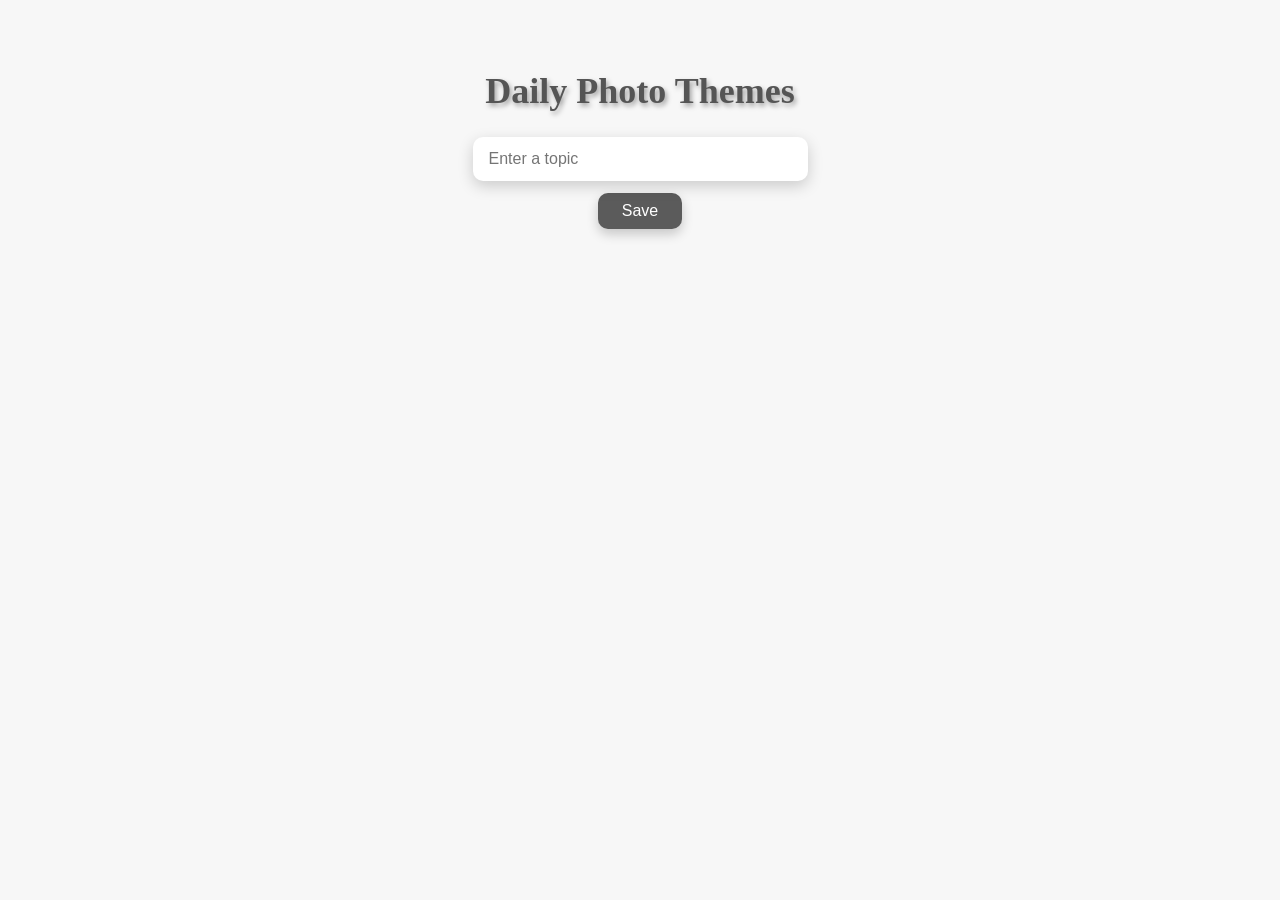
<file: index.html>
<!DOCTYPE html>
<html lang="en">
<head>
  <meta charset="UTF-8">
  <meta name="viewport" content="width=device-width, initial-scale=1.0">
  <title>Daily Photo Themes</title>

  <style>
    * {
      box-sizing: border-box;
    }

    body {
      margin: 0;
      min-height: 100vh;
      font-family: Georgia, serif;
      background: #f7f7f7;
      color: #333;
      display: flex;
      justify-content: center;
      align-items: flex-start;
    }

    .container {
      width: 100%;
      max-width: 700px;
      text-align: center;
      padding: 70px 20px;
    }

    h1 {
      margin: 0 0 25px;
      font-size: 36px;
      color: #555;
      text-shadow: 2px 3px 5px rgba(0, 0, 0, 0.35);
    }

    input {
      width: 100%;
      max-width: 335px;
      padding: 13px 16px;
      border: none;
      border-radius: 10px;
      font-size: 16px;
      outline: none;
      box-shadow: 0 5px 15px rgba(0, 0, 0, 0.18);
    }

    button {
      display: block;
      margin: 12px auto 0;
      padding: 9px 24px;
      border: none;
      border-radius: 10px;
      background: #5b5b5b;
      color: white;
      font-size: 16px;
      cursor: pointer;
      box-shadow: 0 5px 12px rgba(0, 0, 0, 0.2);
    }

    button:hover {
      background: #444;
    }

    #saved {
      margin-top: 25px;
      font-family: Arial, sans-serif;
      font-size: 15px;
    }
  </style>
</head>

<body>
  <main class="container">
    <h1>Daily Photo Themes</h1>

    <input
      id="topic"
      type="text"
      placeholder="Enter a topic"
      autocomplete="off"
    >

    <button id="save">Save</button>

    <div id="saved"></div>
  </main>

  <script>
    const input = document.getElementById("topic");
    const button = document.getElementById("save");
    const saved = document.getElementById("saved");

    const previousTopic = localStorage.getItem("dailyPhotoTheme");

    if (previousTopic) {
      input.value = previousTopic;
      saved.textContent = "Saved: " + previousTopic;
    }

    button.addEventListener("click", () => {
      const topic = input.value.trim();

      if (!topic) {
        saved.textContent = "Please enter a topic.";
        return;
      }

      localStorage.setItem("dailyPhotoTheme", topic);
      saved.textContent = "Saved: " + topic;
    });
  </script>
</body>
</html>
</file>
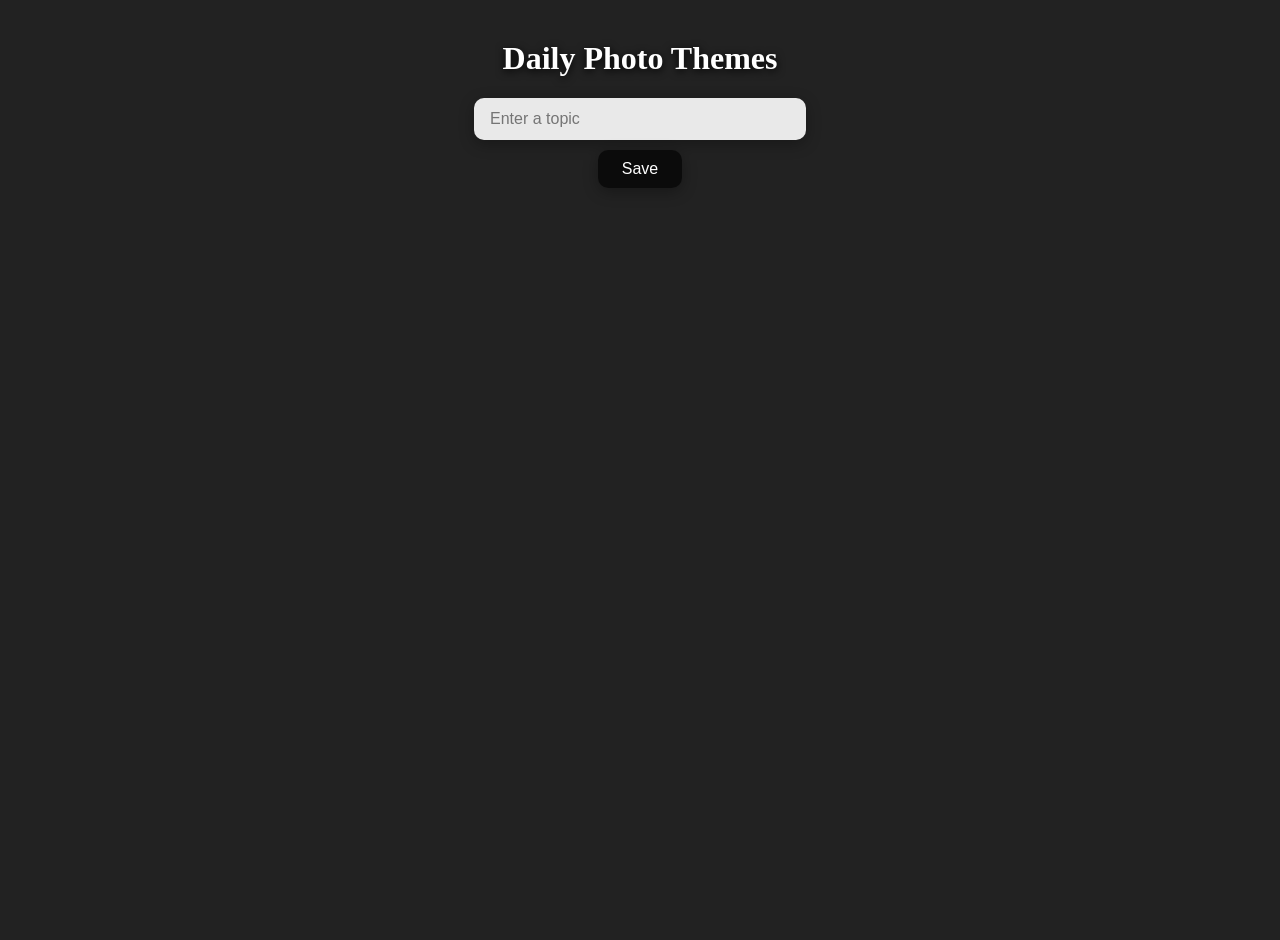
<file: newtab.html>
<!DOCTYPE html>
<html lang="en">
<head>
    <meta charset="UTF-8">
    <meta name="viewport" content="width=device-width, initial-scale=1.0">
    <title>Daily Photo Themes</title>
    <link rel="stylesheet" href="newtab.css">
</head>

<body>
    <div id="background"></div>

    <h1>Daily Photo Themes</h1>

    <input type="text" id="topicInput" placeholder="Enter a topic">
    <button id="saveTopic">Save</button>

    <script src="newtab.js"></script>
</body>

</html>
</file>
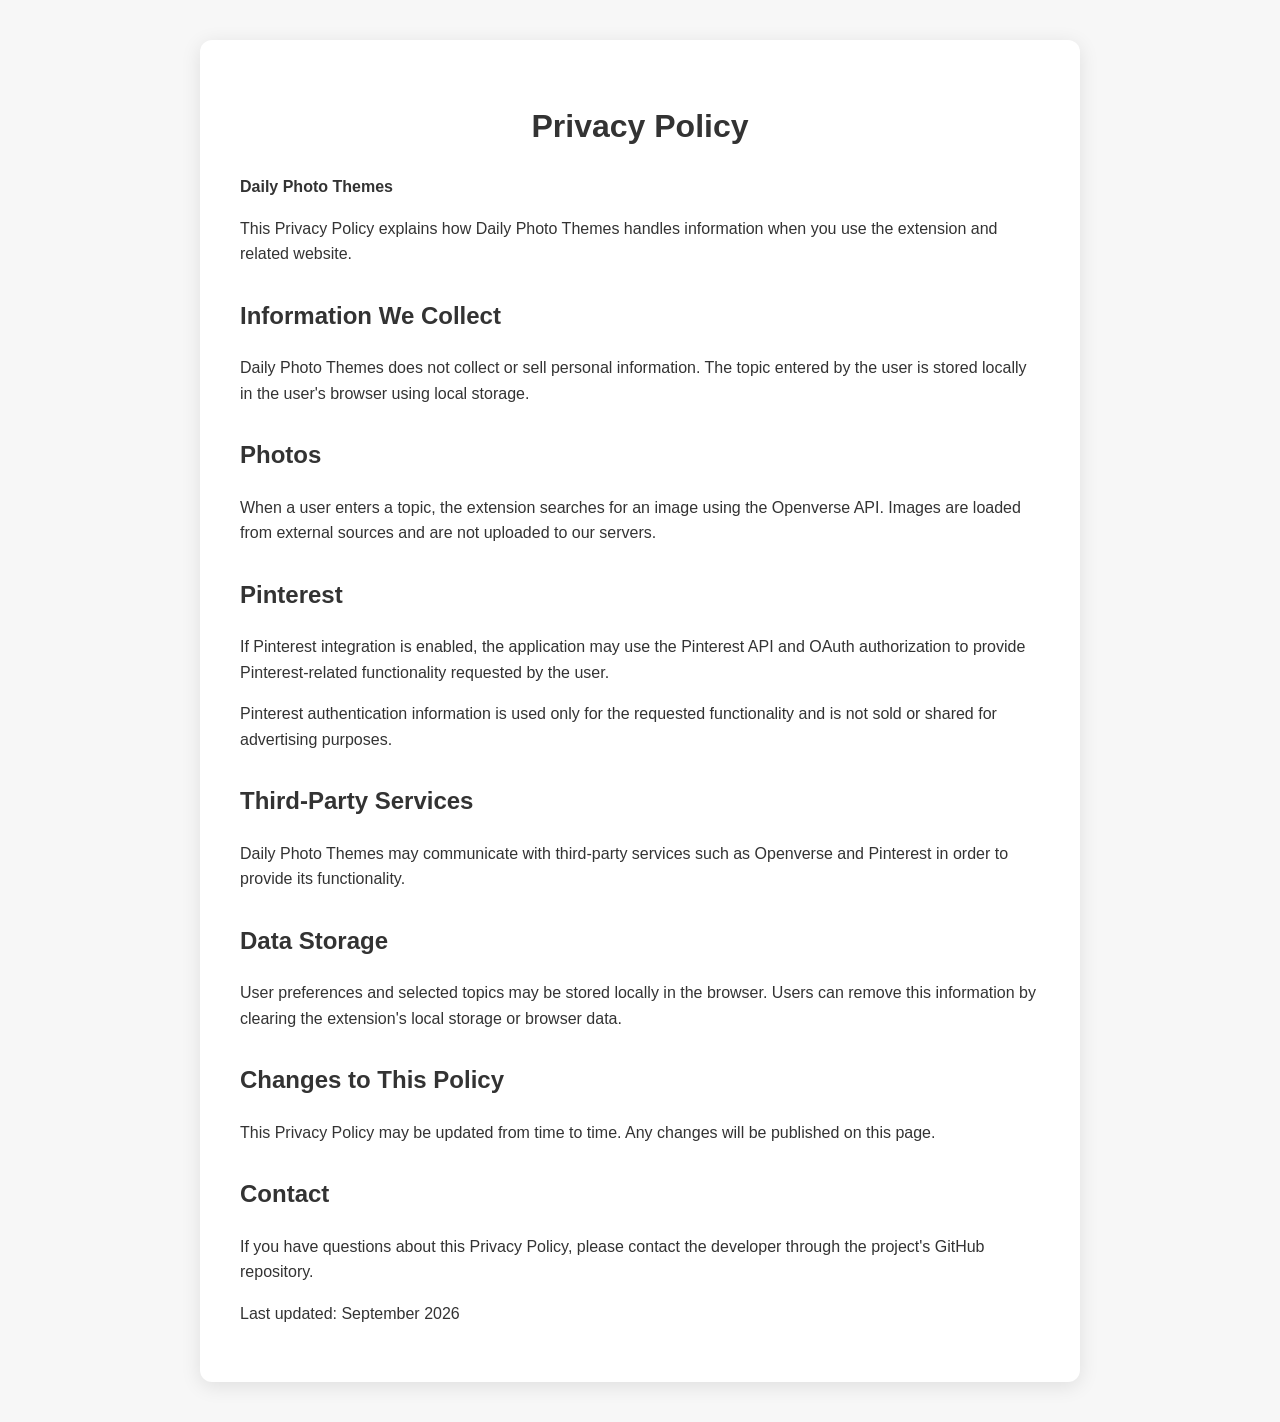
<file: privacy-policy.html>
<!DOCTYPE html>
<html lang="en">
<head>
  <meta charset="UTF-8">
  <meta name="viewport" content="width=device-width, initial-scale=1.0">
  <title>Privacy Policy - Daily Photo Themes</title>

  <style>
    body {
      margin: 0;
      padding: 40px 20px;
      font-family: Arial, sans-serif;
      line-height: 1.6;
      color: #333;
      background: #f7f7f7;
    }

    main {
      max-width: 800px;
      margin: auto;
      background: white;
      padding: 40px;
      border-radius: 12px;
      box-shadow: 0 4px 20px rgba(0,0,0,0.1);
    }

    h1 {
      text-align: center;
    }

    h2 {
      margin-top: 30px;
    }
  </style>
</head>

<body>
  <main>
    <h1>Privacy Policy</h1>

    <p><strong>Daily Photo Themes</strong></p>

    <p>
      This Privacy Policy explains how Daily Photo Themes handles information
      when you use the extension and related website.
    </p>

    <h2>Information We Collect</h2>

    <p>
      Daily Photo Themes does not collect or sell personal information.
      The topic entered by the user is stored locally in the user's browser
      using local storage.
    </p>

    <h2>Photos</h2>

    <p>
      When a user enters a topic, the extension searches for an image using
      the Openverse API. Images are loaded from external sources and are not
      uploaded to our servers.
    </p>

    <h2>Pinterest</h2>

    <p>
      If Pinterest integration is enabled, the application may use the
      Pinterest API and OAuth authorization to provide Pinterest-related
      functionality requested by the user.
    </p>

    <p>
      Pinterest authentication information is used only for the requested
      functionality and is not sold or shared for advertising purposes.
    </p>

    <h2>Third-Party Services</h2>

    <p>
      Daily Photo Themes may communicate with third-party services such as
      Openverse and Pinterest in order to provide its functionality.
    </p>

    <h2>Data Storage</h2>

    <p>
      User preferences and selected topics may be stored locally in the
      browser. Users can remove this information by clearing the extension's
      local storage or browser data.
    </p>

    <h2>Changes to This Policy</h2>

    <p>
      This Privacy Policy may be updated from time to time. Any changes will
      be published on this page.
    </p>

    <h2>Contact</h2>

    <p>
      If you have questions about this Privacy Policy, please contact the
      developer through the project's GitHub repository.
    </p>

    <p>
      Last updated: September 2026
    </p>
  </main>
</body>
</html>
</file>
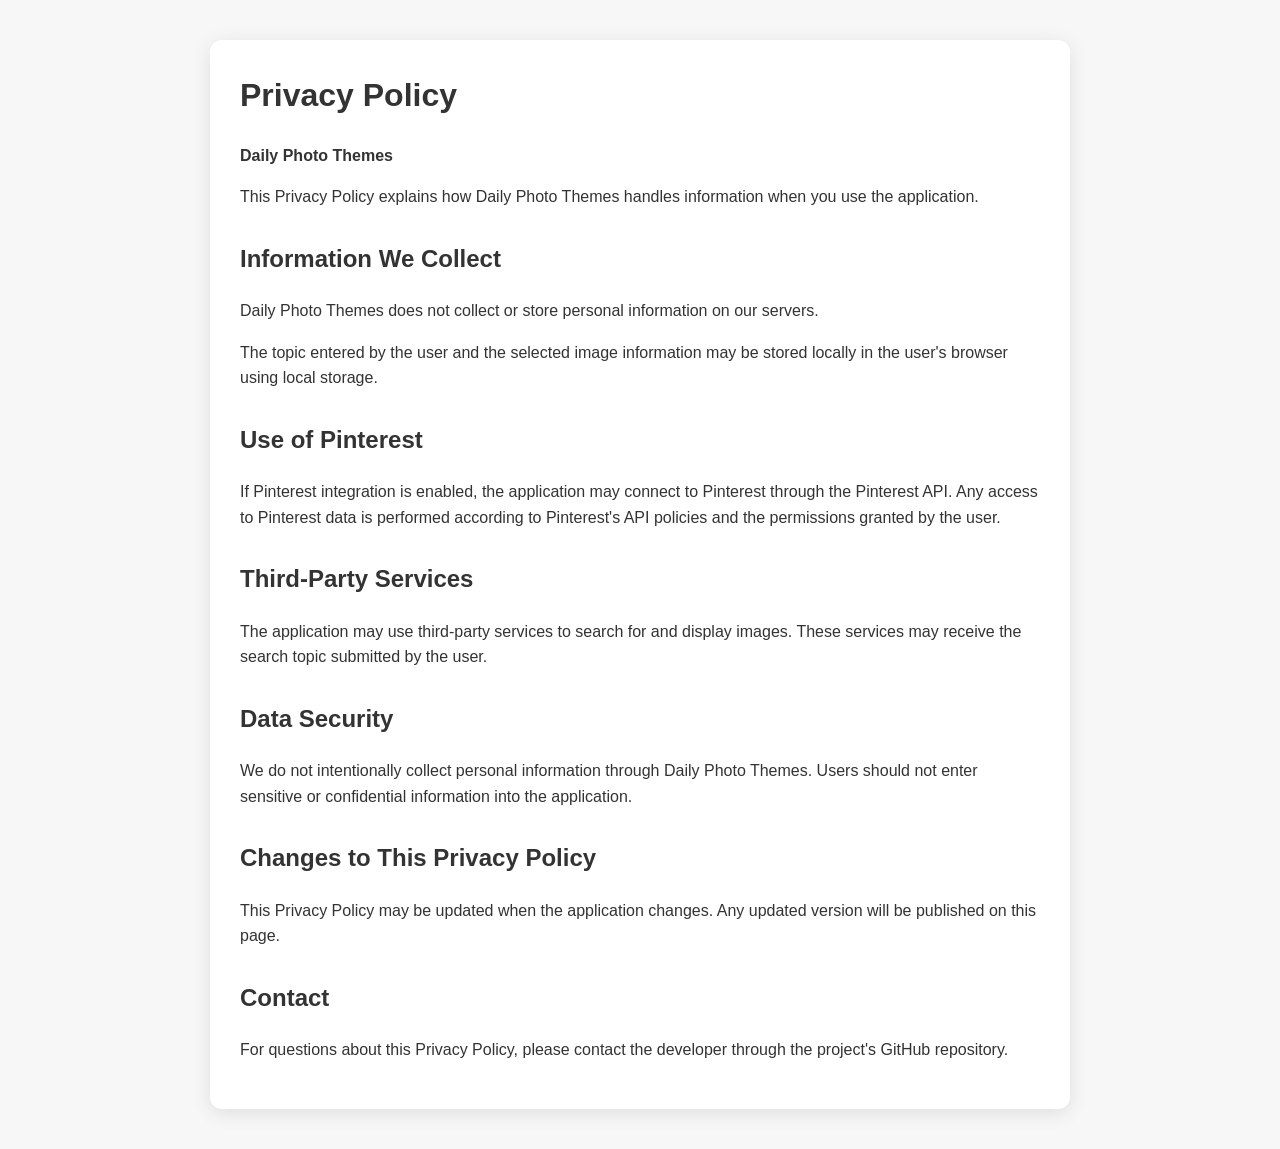
<file: privacy.html>
<!DOCTYPE html>
<html lang="en">
<head>
    <meta charset="UTF-8">
    <meta name="viewport" content="width=device-width, initial-scale=1.0">
    <title>Privacy Policy — Daily Photo Themes</title>

    <style>
        body {
            margin: 0;
            padding: 40px 20px;
            font-family: Arial, sans-serif;
            line-height: 1.6;
            color: #333;
            background: #f7f7f7;
        }

        main {
            max-width: 800px;
            margin: 0 auto;
            padding: 30px;
            background: white;
            border-radius: 12px;
            box-shadow: 0 4px 20px rgba(0,0,0,0.1);
        }

        h1 {
            margin-top: 0;
        }

        h2 {
            margin-top: 30px;
        }
    </style>
</head>

<body>
<main>
    <h1>Privacy Policy</h1>

    <p><strong>Daily Photo Themes</strong></p>

    <p>
        This Privacy Policy explains how Daily Photo Themes handles
        information when you use the application.
    </p>

    <h2>Information We Collect</h2>

    <p>
        Daily Photo Themes does not collect or store personal information
        on our servers.
    </p>

    <p>
        The topic entered by the user and the selected image information
        may be stored locally in the user's browser using local storage.
    </p>

    <h2>Use of Pinterest</h2>

    <p>
        If Pinterest integration is enabled, the application may connect
        to Pinterest through the Pinterest API. Any access to Pinterest
        data is performed according to Pinterest's API policies and the
        permissions granted by the user.
    </p>

    <h2>Third-Party Services</h2>

    <p>
        The application may use third-party services to search for and
        display images. These services may receive the search topic
        submitted by the user.
    </p>

    <h2>Data Security</h2>

    <p>
        We do not intentionally collect personal information through
        Daily Photo Themes. Users should not enter sensitive or confidential
        information into the application.
    </p>

    <h2>Changes to This Privacy Policy</h2>

    <p>
        This Privacy Policy may be updated when the application changes.
        Any updated version will be published on this page.
    </p>

    <h2>Contact</h2>

    <p>
        For questions about this Privacy Policy, please contact the
        developer through the project's GitHub repository.
    </p>

</main>
</body>
</html>
</file>
<file: newtab.css>
html,
body {
    margin: 0;
    width: 100%;
    height: 100%;
}

body {
    overflow: hidden;
    background: #222;
}

#background {
    position: fixed;
    inset: 0;
    z-index: 0;

    background-size: cover;
    background-position: center;
    background-repeat: no-repeat;

    background-color: #222;
}

h1 {
    position: relative;
    z-index: 1;

    text-align: center;
    margin-top: 40px;

    color: white;
    text-shadow: 0 2px 8px black;
}

input {
    position: relative;
    z-index: 1;

    display: block;
    margin: 20px auto 10px;

    padding: 12px 16px;
    width: 300px;

    font-size: 16px;

    border: none;
    border-radius: 10px;

    background: rgba(255, 255, 255, 0.9);

    box-shadow: 0 4px 15px rgba(0, 0, 0, 0.3);
}

button {
    position: relative;
    z-index: 1;

    display: block;
    margin: 0 auto;

    padding: 10px 24px;

    font-size: 16px;
    color: white;

    background: rgba(0, 0, 0, 0.65);

    border: none;
    border-radius: 10px;

    cursor: pointer;

    box-shadow: 0 4px 15px rgba(0, 0, 0, 0.3);
}

button:hover {
    background: rgba(0, 0, 0, 0.8);
}
</file>
